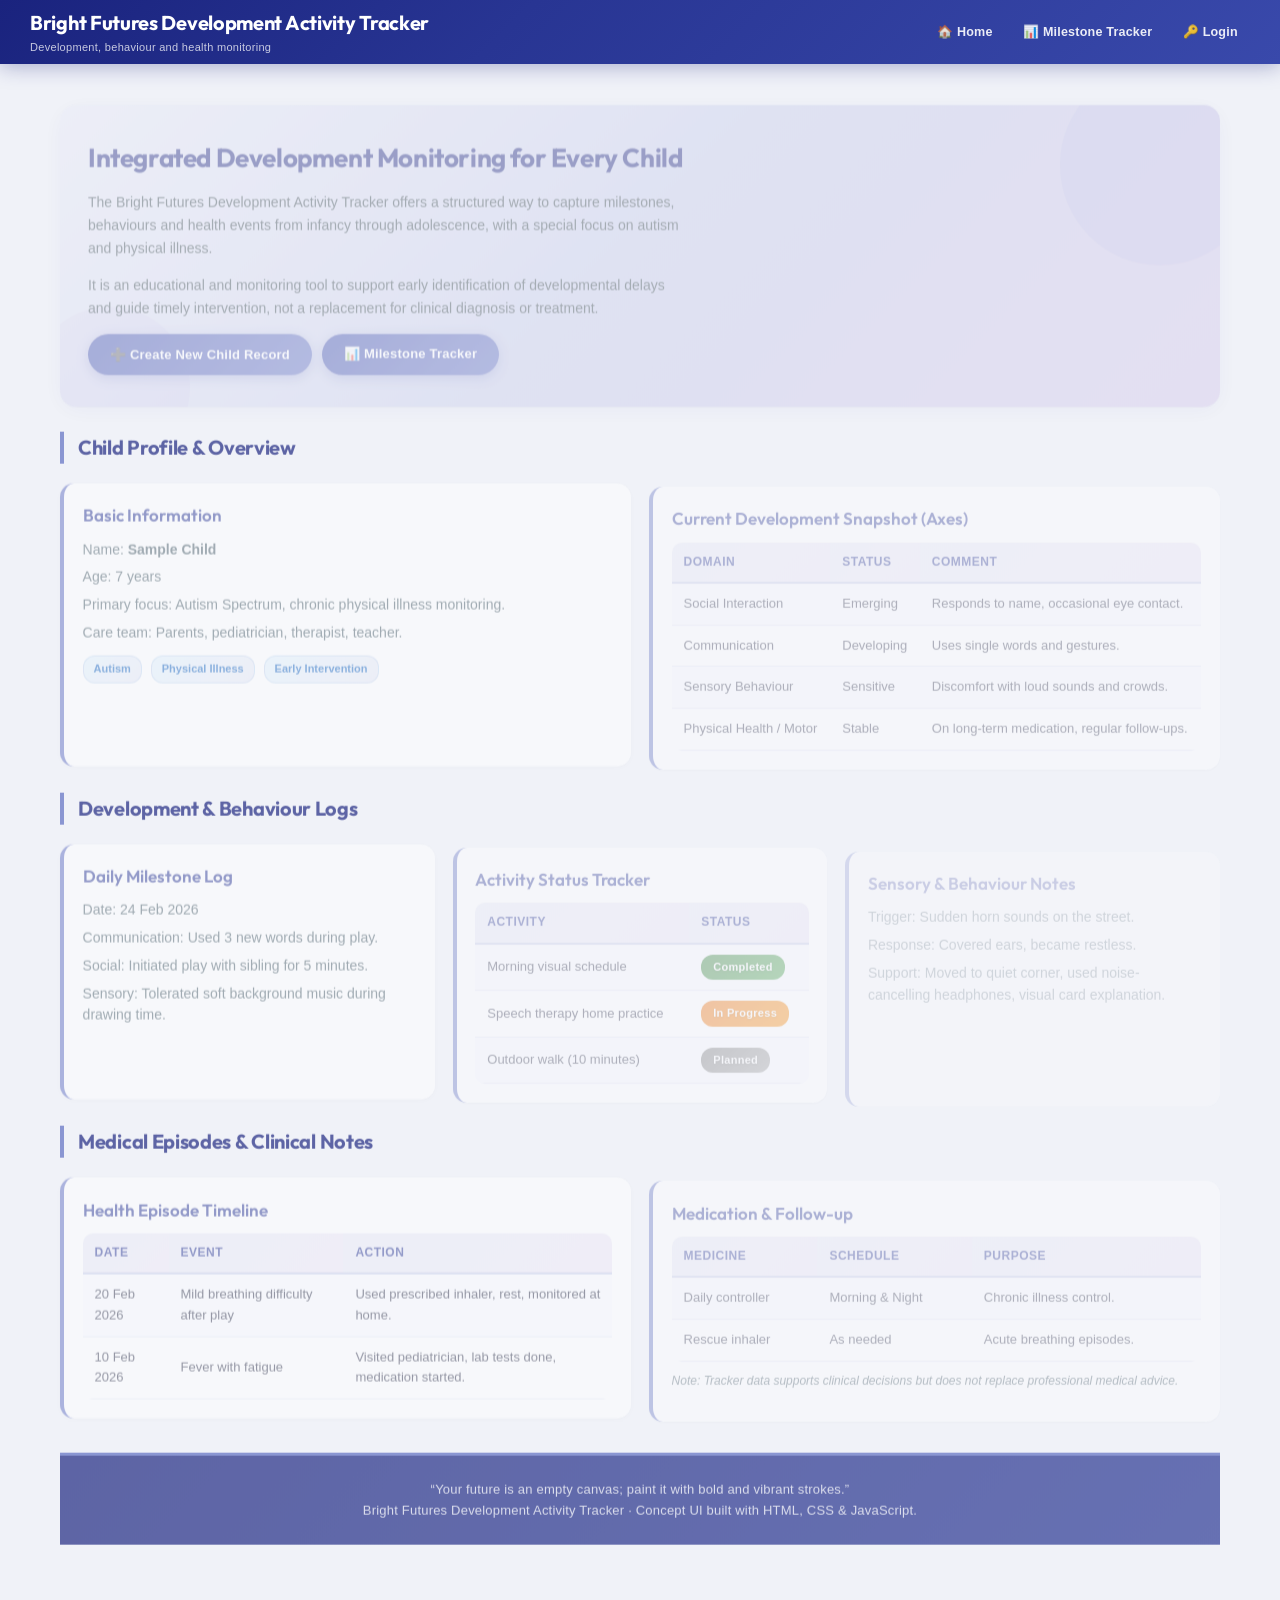
<file: index.html>
<!DOCTYPE html>
<html lang="en">

<head>
  <meta charset="UTF-8">
  <meta name="viewport" content="width=device-width, initial-scale=1.0">
  <meta http-equiv="refresh" content="0; url=home_page.html">
  <title>Bright Futures Development Activity Tracker</title>
</head>

<body>
  <p>Redirecting to <a href="home_page.html">Home Page</a>...</p>
</body>

</html>
</file>
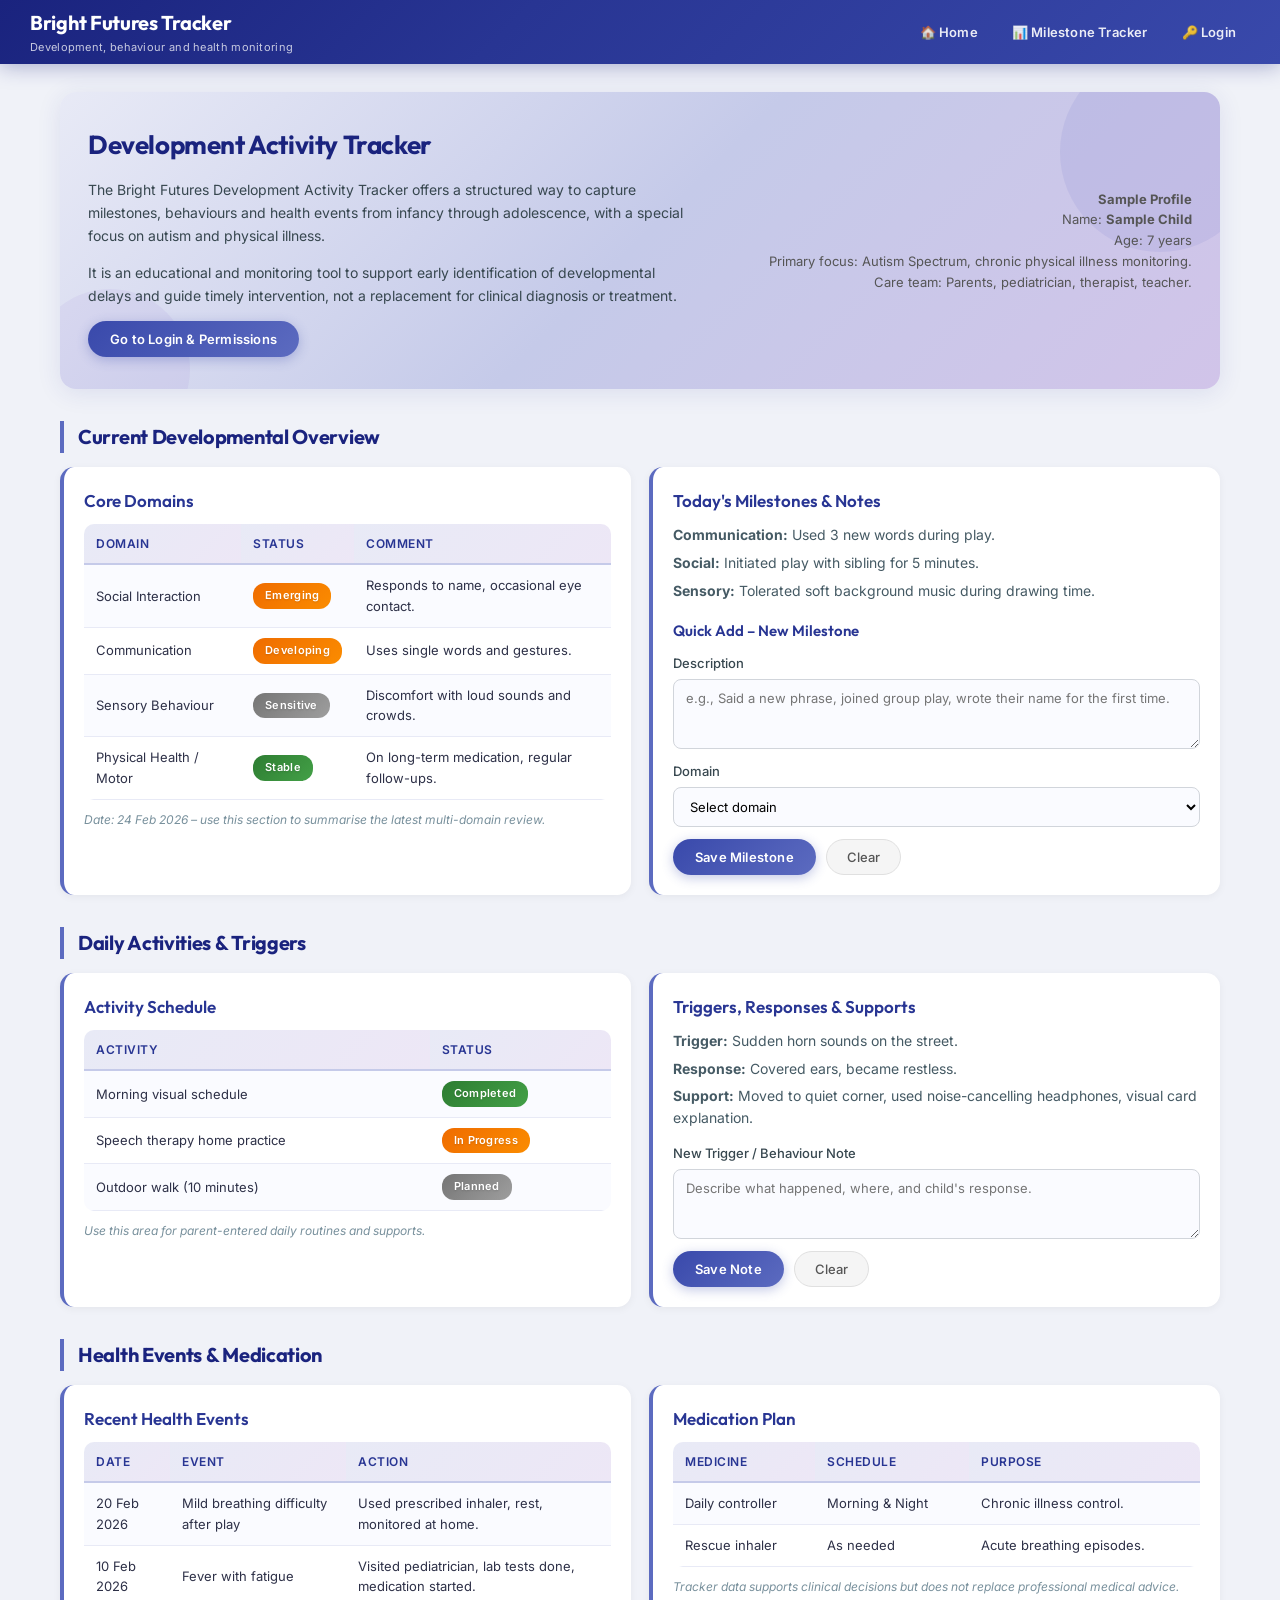
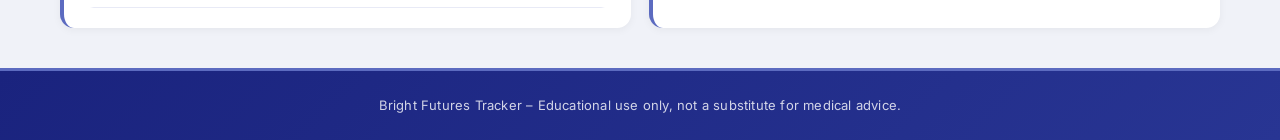
<file: dashboard.html>
<!DOCTYPE html>
<html lang="en">

<head>
    <meta charset="UTF-8">
    <meta name="viewport" content="width=device-width, initial-scale=1.0">
    <title>Milestone Tracker – Bright Futures Tracker</title>
    <link rel="preconnect" href="https://fonts.googleapis.com">
    <link rel="preconnect" href="https://fonts.gstatic.com" crossorigin>
    <link rel="stylesheet" href="style.css">
</head>

<body>
    <header>
        <div>
            <h1>Bright Futures Tracker</h1>
            <div class="subtitle">Development, behaviour and health monitoring</div>
        </div>
        <nav>
            <a href="home_page.html">🏠 Home</a>
            <a href="dashboard.html">📊 Milestone Tracker</a>
            <a href="login.html">🔑 Login</a>
        </nav>
    </header>

    <div class="container">

        <section class="hero">
            <div class="hero-text">
                <h2>Development Activity Tracker</h2>
                <p>
                    The Bright Futures Development Activity Tracker offers a structured way to capture milestones,
                    behaviours and health events from infancy through adolescence, with a special focus on autism
                    and physical illness.
                </p>
                <p>
                    It is an educational and monitoring tool to support early identification of developmental
                    delays and guide timely intervention, not a replacement for clinical diagnosis or treatment.
                </p>
                <button class="hero-button" onclick="window.location.href='login.html'">
                    Go to Login &amp; Permissions
                </button>
            </div>
            <aside class="hero-aside">
                <p><strong>Sample Profile</strong></p>
                <p>Name: <strong>Sample Child</strong></p>
                <p>Age: 7 years</p>
                <p>Primary focus: Autism Spectrum, chronic physical illness monitoring.</p>
                <p>Care team: Parents, pediatrician, therapist, teacher.</p>
            </aside>
        </section>

        <h3 class="section-title">Current Developmental Overview</h3>

        <div class="grid">
            <div class="card">
                <h4>Core Domains</h4>
                <div class="table-wrapper">
                    <table>
                        <tr>
                            <th>Domain</th>
                            <th>Status</th>
                            <th>Comment</th>
                        </tr>
                        <tr>
                            <td>Social Interaction</td>
                            <td><span class="status-pill in-progress">Emerging</span></td>
                            <td>Responds to name, occasional eye contact.</td>
                        </tr>
                        <tr>
                            <td>Communication</td>
                            <td><span class="status-pill in-progress">Developing</span></td>
                            <td>Uses single words and gestures.</td>
                        </tr>
                        <tr>
                            <td>Sensory Behaviour</td>
                            <td><span class="status-pill planned">Sensitive</span></td>
                            <td>Discomfort with loud sounds and crowds.</td>
                        </tr>
                        <tr>
                            <td>Physical Health / Motor</td>
                            <td><span class="status-pill completed">Stable</span></td>
                            <td>On long-term medication, regular follow-ups.</td>
                        </tr>
                    </table>
                </div>
                <div class="note">
                    Date: 24 Feb 2026 – use this section to summarise the latest multi-domain review.
                </div>
            </div>

            <div class="card">
                <h4>Today's Milestones &amp; Notes</h4>
                <p><strong>Communication:</strong> Used 3 new words during play.</p>
                <p><strong>Social:</strong> Initiated play with sibling for 5 minutes.</p>
                <p><strong>Sensory:</strong> Tolerated soft background music during drawing time.</p>
                <div class="form-section">
                    <h5 class="axis-title">Quick Add – New Milestone</h5>
                    <div class="form-row">
                        <label for="milestoneText">Description</label>
                        <textarea id="milestoneText" rows="3"
                            placeholder="e.g., Said a new phrase, joined group play, wrote their name for the first time."></textarea>
                    </div>
                    <div class="form-row">
                        <label for="milestoneDomain">Domain</label>
                        <select id="milestoneDomain">
                            <option value="">Select domain</option>
                            <option>Social Interaction</option>
                            <option>Communication</option>
                            <option>Sensory Behaviour</option>
                            <option>Physical Health / Motor</option>
                        </select>
                    </div>
                    <div class="form-actions">
                        <button class="hero-button" type="button" id="saveMilestoneBtn">Save Milestone</button>
                        <button class="cancel-btn" type="button" id="clearMilestoneBtn">Clear</button>
                    </div>
                    <p class="form-message" id="milestoneMessage"></p>
                </div>
            </div>
        </div>

        <h3 class="section-title">Daily Activities &amp; Triggers</h3>

        <div class="flex-two">
            <div class="card">
                <h4>Activity Schedule</h4>
                <div class="table-wrapper">
                    <table>
                        <tr>
                            <th>Activity</th>
                            <th>Status</th>
                        </tr>
                        <tr>
                            <td>Morning visual schedule</td>
                            <td><span class="status-pill completed">Completed</span></td>
                        </tr>
                        <tr>
                            <td>Speech therapy home practice</td>
                            <td><span class="status-pill in-progress">In Progress</span></td>
                        </tr>
                        <tr>
                            <td>Outdoor walk (10 minutes)</td>
                            <td><span class="status-pill planned">Planned</span></td>
                        </tr>
                    </table>
                </div>
                <div class="note">
                    Use this area for parent-entered daily routines and supports.
                </div>
            </div>

            <div class="card">
                <h4>Triggers, Responses &amp; Supports</h4>
                <p><strong>Trigger:</strong> Sudden horn sounds on the street.</p>
                <p><strong>Response:</strong> Covered ears, became restless.</p>
                <p><strong>Support:</strong> Moved to quiet corner, used noise-cancelling headphones, visual card
                    explanation.</p>
                <div class="form-section">
                    <div class="form-row">
                        <label for="triggerText">New Trigger / Behaviour Note</label>
                        <textarea id="triggerText" rows="3"
                            placeholder="Describe what happened, where, and child's response."></textarea>
                    </div>
                    <div class="form-actions">
                        <button class="hero-button" type="button" id="saveTriggerBtn">Save Note</button>
                        <button class="cancel-btn" type="button" id="clearTriggerBtn">Clear</button>
                    </div>
                    <p class="form-message" id="triggerMessage"></p>
                </div>
            </div>
        </div>

        <h3 class="section-title">Health Events &amp; Medication</h3>

        <div class="flex-two">
            <div class="card">
                <h4>Recent Health Events</h4>
                <div class="table-wrapper">
                    <table>
                        <tr>
                            <th>Date</th>
                            <th>Event</th>
                            <th>Action</th>
                        </tr>
                        <tr>
                            <td>20 Feb 2026</td>
                            <td>Mild breathing difficulty after play</td>
                            <td>Used prescribed inhaler, rest, monitored at home.</td>
                        </tr>
                        <tr>
                            <td>10 Feb 2026</td>
                            <td>Fever with fatigue</td>
                            <td>Visited pediatrician, lab tests done, medication started.</td>
                        </tr>
                    </table>
                </div>
            </div>

            <div class="card">
                <h4>Medication Plan</h4>
                <div class="table-wrapper">
                    <table>
                        <tr>
                            <th>Medicine</th>
                            <th>Schedule</th>
                            <th>Purpose</th>
                        </tr>
                        <tr>
                            <td>Daily controller</td>
                            <td>Morning &amp; Night</td>
                            <td>Chronic illness control.</td>
                        </tr>
                        <tr>
                            <td>Rescue inhaler</td>
                            <td>As needed</td>
                            <td>Acute breathing episodes.</td>
                        </tr>
                    </table>
                </div>
                <div class="note">
                    Tracker data supports clinical decisions but does not replace professional medical advice.
                </div>
            </div>
        </div>

    </div>

    <footer class="footer">
        Bright Futures Tracker &ndash; Educational use only, not a substitute for medical advice.
    </footer>

    <script>
        /* ------------------------------------------------------------------
           Milestone & Trigger forms — demo logic
           TODO: Replace with fetch() calls to a real backend API.
           ------------------------------------------------------------------ */

        document.getElementById('saveMilestoneBtn').addEventListener('click', () => {
            const text = document.getElementById('milestoneText').value.trim();
            const domain = document.getElementById('milestoneDomain').value;
            const msg = document.getElementById('milestoneMessage');

            if (!text || !domain) {
                msg.textContent = 'Please fill in both description and domain.';
                msg.style.color = '#c62828';
                return;
            }

            // TODO: fetch('/api/milestones', { method: 'POST', body: JSON.stringify({ text, domain }) })
            msg.style.color = '#2e7d32';
            msg.textContent = 'Milestone saved successfully (demo).';
            document.getElementById('milestoneText').value = '';
            document.getElementById('milestoneDomain').value = '';
        });

        document.getElementById('clearMilestoneBtn').addEventListener('click', () => {
            document.getElementById('milestoneText').value = '';
            document.getElementById('milestoneDomain').value = '';
            document.getElementById('milestoneMessage').textContent = '';
        });

        document.getElementById('saveTriggerBtn').addEventListener('click', () => {
            const text = document.getElementById('triggerText').value.trim();
            const msg = document.getElementById('triggerMessage');

            if (!text) {
                msg.textContent = 'Please describe the trigger or behaviour note.';
                msg.style.color = '#c62828';
                return;
            }

            // TODO: fetch('/api/triggers', { method: 'POST', body: JSON.stringify({ text }) })
            msg.style.color = '#2e7d32';
            msg.textContent = 'Trigger note saved successfully (demo).';
            document.getElementById('triggerText').value = '';
        });

        document.getElementById('clearTriggerBtn').addEventListener('click', () => {
            document.getElementById('triggerText').value = '';
            document.getElementById('triggerMessage').textContent = '';
        });
    </script>

</body>

</html>
</file>
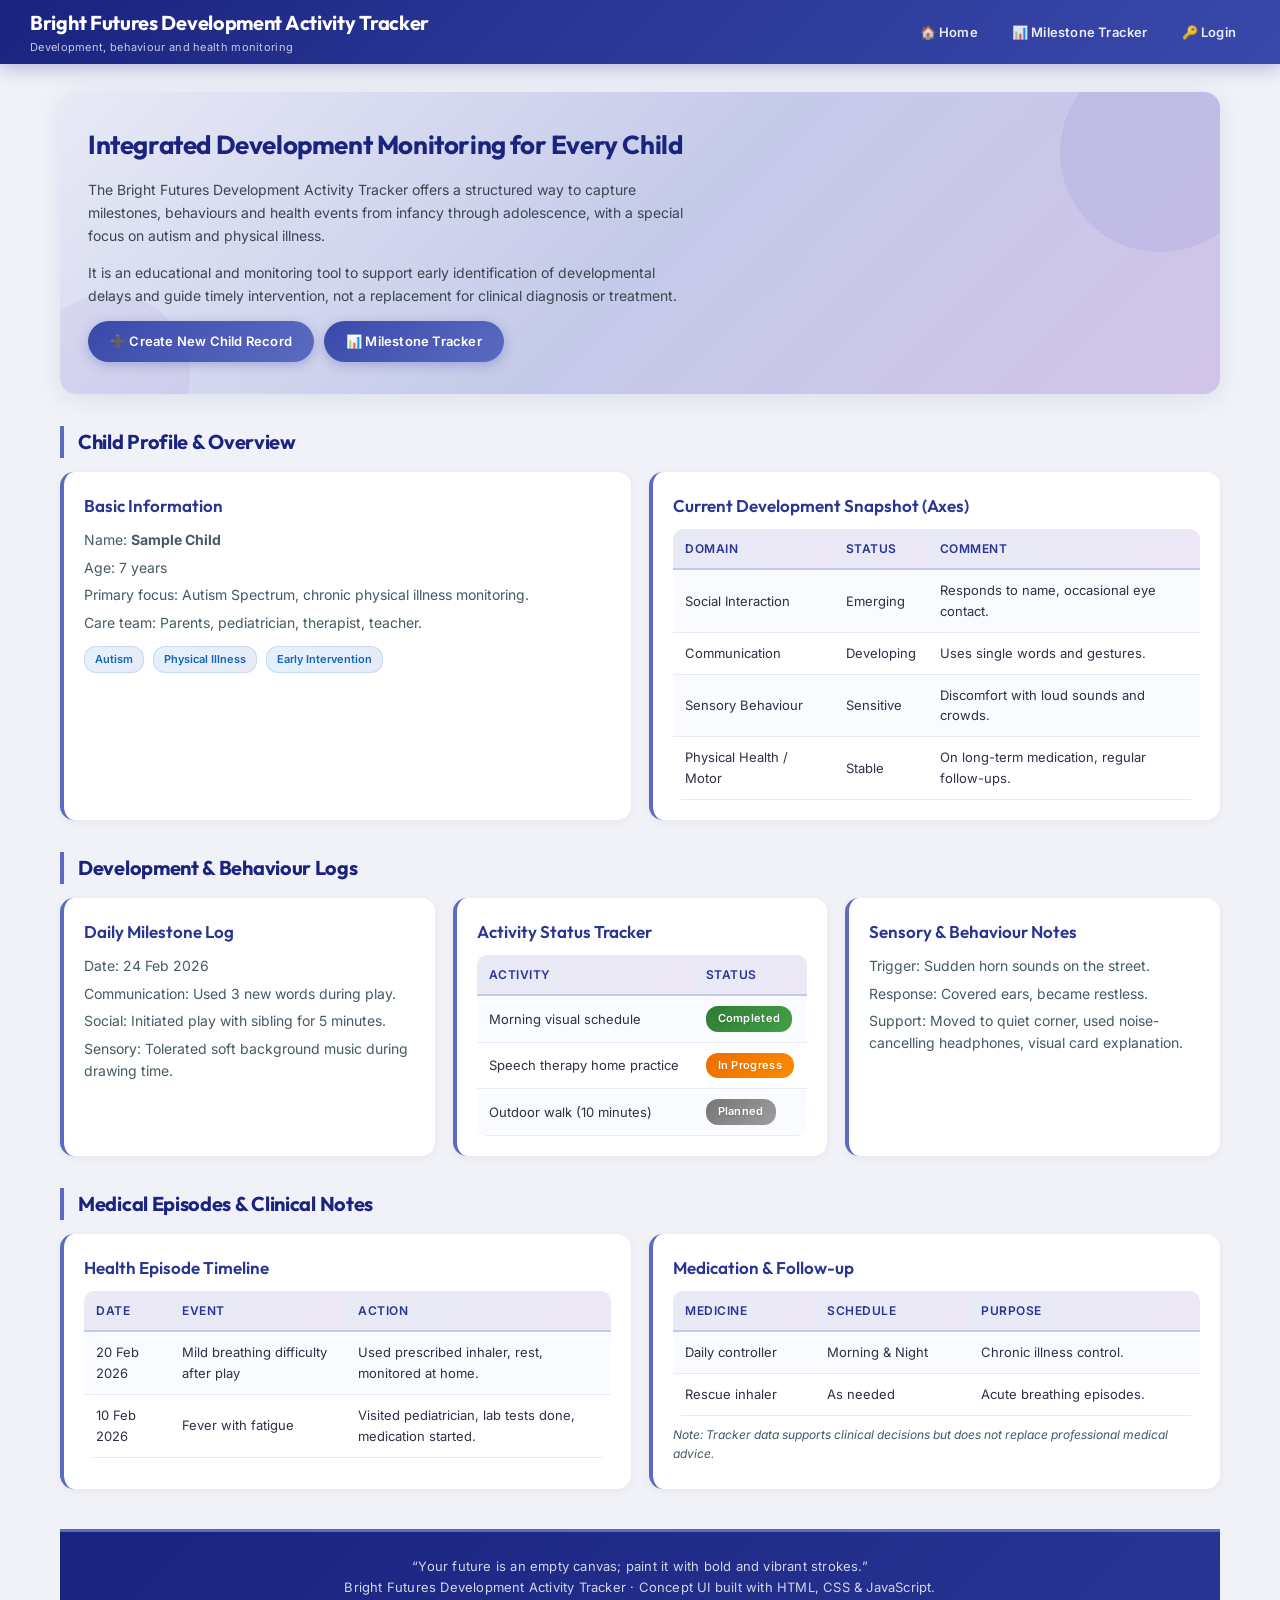
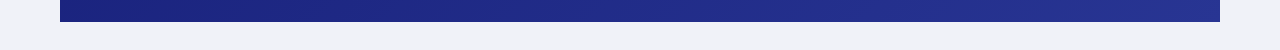
<file: home_page.html>
<!DOCTYPE html>
<html lang="en">

<head>
  <meta charset="UTF-8">
  <meta name="viewport" content="width=device-width, initial-scale=1.0">
  <title>Home – Bright Futures Development Activity Tracker</title>
  <link rel="preconnect" href="https://fonts.googleapis.com">
  <link rel="preconnect" href="https://fonts.gstatic.com" crossorigin>
  <link rel="stylesheet" href="style.css">
</head>

<body>

  <header>
    <div>
      <h1>Bright Futures Development Activity Tracker</h1>
      <div class="subtitle">Development, behaviour and health monitoring</div>
    </div>
    <nav>
      <a href="home_page.html">🏠 Home</a>
      <a href="dashboard.html">📊 Milestone Tracker</a>
      <a href="login.html">🔑 Login</a>
    </nav>
  </header>

  <div class="container">

    <!-- HERO / INTRO -->
    <section class="hero" id="abstract">
      <div class="hero-text">
        <h2>Integrated Development Monitoring for Every Child</h2>
        <p>
          The Bright Futures Development Activity Tracker offers a structured way to capture milestones,
          behaviours and health events from infancy through adolescence, with a special focus on autism and physical
          illness.
        </p>
        <p>
          It is an educational and monitoring tool to support early identification of developmental delays and
          guide timely intervention, not a replacement for clinical diagnosis or treatment.
        </p>
        <div class="hero-actions">
          <button class="hero-button" id="new-child-btn">➕ Create New Child Record</button>
          <a href="dashboard.html" class="hero-button"
            style="text-decoration:none; display:inline-block; text-align:center;">📊 Milestone Tracker</a>
        </div>
      </div>
      <div class="hero-aside"></div>
    </section>

    <!-- NEW CHILD RECORD FORM -->
    <section class="form-section" id="new-child-form" style="display:none;">
      <h3 class="section-title">New Child Record</h3>
      <div class="card">
        <form id="child-form">
          <div class="form-row">
            <label for="child-name">Child Name</label>
            <input type="text" id="child-name" name="child-name" placeholder="Enter child name" required>
          </div>

          <div class="form-row">
            <label for="child-age">Age (years)</label>
            <input type="number" id="child-age" name="child-age" min="0" max="18" placeholder="7">
          </div>

          <div class="form-row">
            <label for="diagnosis">Diagnosis / Focus</label>
            <input type="text" id="diagnosis" name="diagnosis" placeholder="Autism, chronic respiratory illness">
          </div>

          <div class="form-row">
            <label for="care-team">Care Team</label>
            <input type="text" id="care-team" name="care-team" placeholder="Parents, pediatrician, therapist, teacher">
          </div>

          <!-- AXES OF DEVELOPMENT -->
          <h4 class="axis-title">Development Axes (Status at Intake)</h4>

          <div class="axis-grid">
            <div class="axis-card">
              <h5>Social Interaction</h5>
              <label for="axis-social">Level</label>
              <select id="axis-social" name="axis-social">
                <option value="Not observed">Not observed</option>
                <option value="Emerging">Emerging</option>
                <option value="Developing">Developing</option>
                <option value="Age-expected">Age-expected</option>
              </select>
              <label for="axis-social-notes">Notes</label>
              <textarea id="axis-social-notes" name="axis-social-notes" rows="2"
                placeholder="Responds to name, shares interests, plays with others..."></textarea>
            </div>

            <div class="axis-card">
              <h5>Communication</h5>
              <label for="axis-communication">Level</label>
              <select id="axis-communication" name="axis-communication">
                <option value="Not observed">Not observed</option>
                <option value="Emerging">Emerging</option>
                <option value="Developing">Developing</option>
                <option value="Age-expected">Age-expected</option>
              </select>
              <label for="axis-communication-notes">Notes</label>
              <textarea id="axis-communication-notes" name="axis-communication-notes" rows="2"
                placeholder="Gestures, single words, short phrases, following instructions..."></textarea>
            </div>

            <div class="axis-card">
              <h5>Sensory Behaviour</h5>
              <label for="axis-sensory">Level</label>
              <select id="axis-sensory" name="axis-sensory">
                <option value="Not observed">Not observed</option>
                <option value="Under-reactive">Under-reactive</option>
                <option value="Mixed">Mixed</option>
                <option value="Over-reactive">Over-reactive</option>
              </select>
              <label for="axis-sensory-notes">Notes</label>
              <textarea id="axis-sensory-notes" name="axis-sensory-notes" rows="2"
                placeholder="Sensitivity to sound, touch, light, movement, textures..."></textarea>
            </div>

            <div class="axis-card">
              <h5>Physical Health / Motor</h5>
              <label for="axis-physical">Level</label>
              <select id="axis-physical" name="axis-physical">
                <option value="Stable">Stable</option>
                <option value="Mild concern">Mild concern</option>
                <option value="Moderate concern">Moderate concern</option>
                <option value="High concern">High concern</option>
              </select>
              <label for="axis-physical-notes">Notes</label>
              <textarea id="axis-physical-notes" name="axis-physical-notes" rows="2"
                placeholder="Motor delays, endurance, chronic illness, therapy needs..."></textarea>
            </div>
          </div>

          <div class="form-row">
            <label for="notes">Initial Summary / Key Concerns</label>
            <textarea id="notes" name="notes" rows="3"
              placeholder="Short summary from parent/clinician at the time of creating this record."></textarea>
          </div>

          <div class="form-actions">
            <button type="submit" class="hero-button">Save Record</button>
            <button type="button" class="cancel-btn" id="cancel-form">Cancel</button>
          </div>
        </form>
        <p id="form-message" class="form-message"></p>
      </div>
    </section>

    <!-- CHILD PROFILE -->
    <h3 class="section-title" id="profile">Child Profile &amp; Overview</h3>
    <div class="flex-two">
      <div class="card" id="profile-basic">
        <h4>Basic Information</h4>
        <p>Name: <strong id="display-name">Sample Child</strong></p>
        <p>Age: <span id="display-age">7 years</span></p>
        <p>Primary focus: <span id="display-diagnosis">Autism Spectrum, chronic physical illness monitoring.</span></p>
        <p>Care team: <span id="display-care-team">Parents, pediatrician, therapist, teacher.</span></p>
        <span class="tag">Autism</span>
        <span class="tag">Physical Illness</span>
        <span class="tag">Early Intervention</span>
      </div>
      <div class="card" id="profile-axes">
        <h4>Current Development Snapshot (Axes)</h4>
        <div class="table-wrapper">
          <table>
            <tr>
              <th>Domain</th>
              <th>Status</th>
              <th>Comment</th>
            </tr>
            <tr>
              <td>Social Interaction</td>
              <td id="display-social-level">Emerging</td>
              <td id="display-social-notes">Responds to name, occasional eye contact.</td>
            </tr>
            <tr>
              <td>Communication</td>
              <td id="display-communication-level">Developing</td>
              <td id="display-communication-notes">Uses single words and gestures.</td>
            </tr>
            <tr>
              <td>Sensory Behaviour</td>
              <td id="display-sensory-level">Sensitive</td>
              <td id="display-sensory-notes">Discomfort with loud sounds and crowds.</td>
            </tr>
            <tr>
              <td>Physical Health / Motor</td>
              <td id="display-physical-level">Stable</td>
              <td id="display-physical-notes">On long-term medication, regular follow-ups.</td>
            </tr>
          </table>
        </div>
      </div>
    </div>

    <!-- DEVELOPMENT LOGS -->
    <h3 class="section-title" id="development">Development &amp; Behaviour Logs</h3>
    <div class="grid">
      <div class="card">
        <h4>Daily Milestone Log</h4>
        <p>Date: 24 Feb 2026</p>
        <p>Communication: Used 3 new words during play.</p>
        <p>Social: Initiated play with sibling for 5 minutes.</p>
        <p>Sensory: Tolerated soft background music during drawing time.</p>
      </div>
      <div class="card">
        <h4>Activity Status Tracker</h4>
        <div class="table-wrapper">
          <table>
            <tr>
              <th>Activity</th>
              <th>Status</th>
            </tr>
            <tr>
              <td>Morning visual schedule</td>
              <td><span class="status-pill completed">Completed</span></td>
            </tr>
            <tr>
              <td>Speech therapy home practice</td>
              <td><span class="status-pill in-progress">In Progress</span></td>
            </tr>
            <tr>
              <td>Outdoor walk (10 minutes)</td>
              <td><span class="status-pill planned">Planned</span></td>
            </tr>
          </table>
        </div>
      </div>
      <div class="card">
        <h4>Sensory &amp; Behaviour Notes</h4>
        <p>Trigger: Sudden horn sounds on the street.</p>
        <p>Response: Covered ears, became restless.</p>
        <p>Support: Moved to quiet corner, used noise-cancelling headphones, visual card explanation.</p>
      </div>
    </div>

    <!-- MEDICAL & EPISODES -->
    <h3 class="section-title" id="medical">Medical Episodes &amp; Clinical Notes</h3>
    <div class="flex-two">
      <div class="card">
        <h4>Health Episode Timeline</h4>
        <div class="table-wrapper">
          <table>
            <tr>
              <th>Date</th>
              <th>Event</th>
              <th>Action</th>
            </tr>
            <tr>
              <td>20 Feb 2026</td>
              <td>Mild breathing difficulty after play</td>
              <td>Used prescribed inhaler, rest, monitored at home.</td>
            </tr>
            <tr>
              <td>10 Feb 2026</td>
              <td>Fever with fatigue</td>
              <td>Visited pediatrician, lab tests done, medication started.</td>
            </tr>
          </table>
        </div>
      </div>
      <div class="card">
        <h4>Medication &amp; Follow-up</h4>
        <div class="table-wrapper">
          <table>
            <tr>
              <th>Medicine</th>
              <th>Schedule</th>
              <th>Purpose</th>
            </tr>
            <tr>
              <td>Daily controller</td>
              <td>Morning &amp; Night</td>
              <td>Chronic illness control.</td>
            </tr>
            <tr>
              <td>Rescue inhaler</td>
              <td>As needed</td>
              <td>Acute breathing episodes.</td>
            </tr>
          </table>
        </div>
        <p class="note">
          Note: Tracker data supports clinical decisions but does not replace professional medical advice.
        </p>
      </div>
    </div>

    <!-- FOOTER -->
    <footer class="footer">
      &ldquo;Your future is an empty canvas; paint it with bold and vibrant strokes.&rdquo;<br>
      Bright Futures Development Activity Tracker &middot; Concept UI built with HTML, CSS &amp; JavaScript.
    </footer>

  </div>

  <script>
    /* ------------------------------------------------------------------
       Child Record Form — Client-side demo logic
       In production, replace with fetch() calls to a real API.
       ------------------------------------------------------------------ */

    const newChildBtn = document.getElementById('new-child-btn');
    const formSection = document.getElementById('new-child-form');
    const childForm = document.getElementById('child-form');
    const cancelFormBtn = document.getElementById('cancel-form');
    const formMessage = document.getElementById('form-message');

    // Display elements
    const displayName = document.getElementById('display-name');
    const displayAge = document.getElementById('display-age');
    const displayDiagnosis = document.getElementById('display-diagnosis');
    const displayCareTeam = document.getElementById('display-care-team');

    const displaySocialLevel = document.getElementById('display-social-level');
    const displaySocialNotes = document.getElementById('display-social-notes');
    const displayCommunicationLevel = document.getElementById('display-communication-level');
    const displayCommunicationNotes = document.getElementById('display-communication-notes');
    const displaySensoryLevel = document.getElementById('display-sensory-level');
    const displaySensoryNotes = document.getElementById('display-sensory-notes');
    const displayPhysicalLevel = document.getElementById('display-physical-level');
    const displayPhysicalNotes = document.getElementById('display-physical-notes');

    // Show form
    newChildBtn.addEventListener('click', () => {
      formSection.style.display = 'block';
      formMessage.textContent = '';
      childForm.reset();
      formSection.scrollIntoView({ behavior: 'smooth' });
    });

    // Hide form on cancel
    cancelFormBtn.addEventListener('click', () => {
      formSection.style.display = 'none';
    });

    // Handle form submit — update profile section (demo)
    childForm.addEventListener('submit', (e) => {
      e.preventDefault();

      const data = {
        name: document.getElementById('child-name').value.trim(),
        age: document.getElementById('child-age').value.trim(),
        diagnosis: document.getElementById('diagnosis').value.trim(),
        careTeam: document.getElementById('care-team').value.trim(),
        social: { level: document.getElementById('axis-social').value, notes: document.getElementById('axis-social-notes').value.trim() },
        communication: { level: document.getElementById('axis-communication').value, notes: document.getElementById('axis-communication-notes').value.trim() },
        sensory: { level: document.getElementById('axis-sensory').value, notes: document.getElementById('axis-sensory-notes').value.trim() },
        physical: { level: document.getElementById('axis-physical').value, notes: document.getElementById('axis-physical-notes').value.trim() }
      };

      // TODO: Replace with API call — e.g. fetch('/api/children', { method: 'POST', body: JSON.stringify(data) })

      // Update display (client-side demo)
      displayName.textContent = data.name || 'Sample Child';
      displayAge.textContent = data.age ? data.age + ' years' : '7 years';
      displayDiagnosis.textContent = data.diagnosis || 'Autism Spectrum, chronic physical illness monitoring.';
      displayCareTeam.textContent = data.careTeam || 'Parents, pediatrician, therapist, teacher.';

      displaySocialLevel.textContent = data.social.level || 'Emerging';
      displaySocialNotes.textContent = data.social.notes || 'Responds to name, occasional eye contact.';
      displayCommunicationLevel.textContent = data.communication.level || 'Developing';
      displayCommunicationNotes.textContent = data.communication.notes || 'Uses single words and gestures.';
      displaySensoryLevel.textContent = data.sensory.level || 'Sensitive';
      displaySensoryNotes.textContent = data.sensory.notes || 'Discomfort with loud sounds and crowds.';
      displayPhysicalLevel.textContent = data.physical.level || 'Stable';
      displayPhysicalNotes.textContent = data.physical.notes || 'On long-term medication, regular follow-ups.';

      formMessage.textContent = `Record for "${displayName.textContent}" saved successfully (demo).`;
      document.getElementById('profile').scrollIntoView({ behavior: 'smooth' });

      setTimeout(() => { formSection.style.display = 'none'; }, 2000);
    });
  </script>

</body>

</html>
</file>
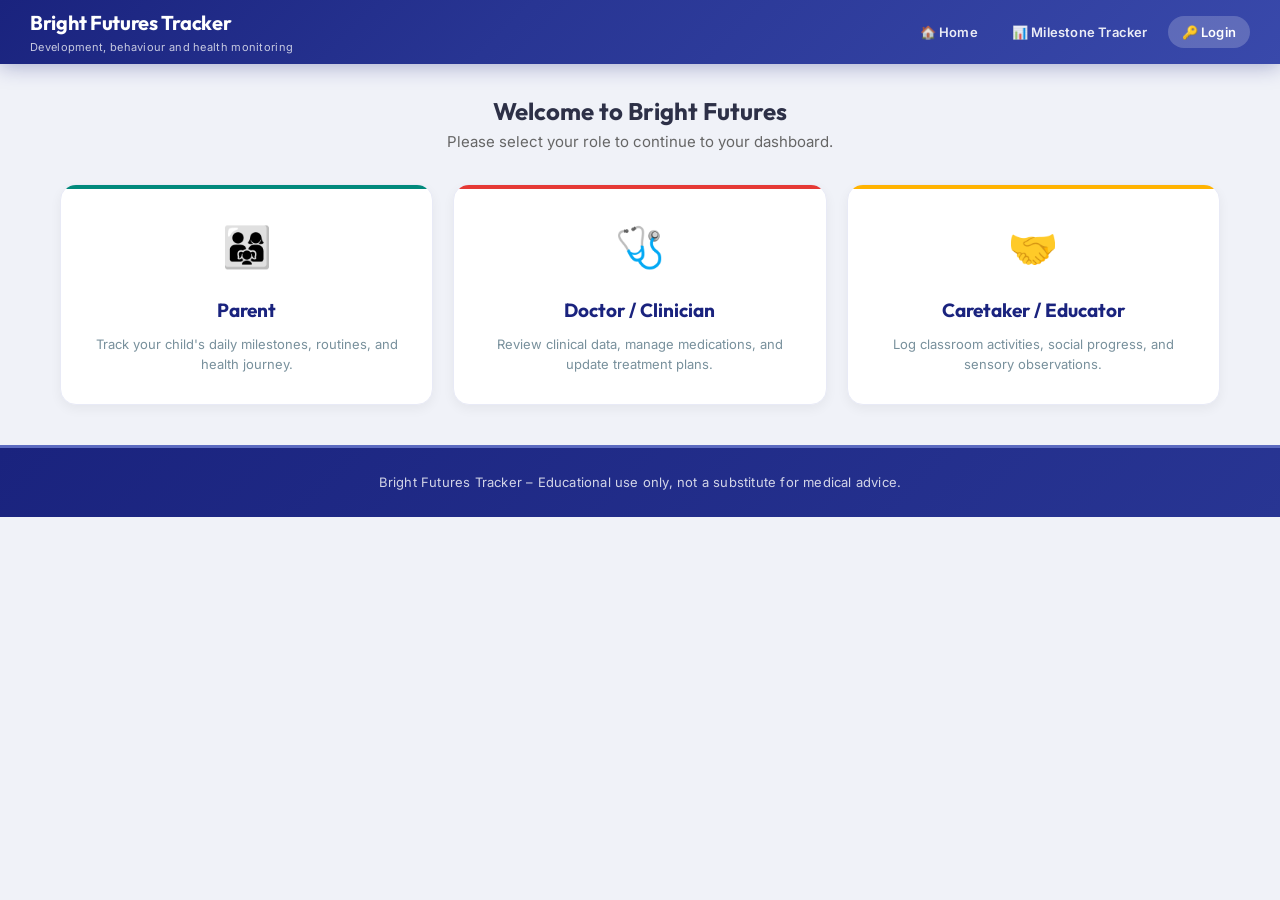
<file: login.html>
<!DOCTYPE html>
<html lang="en">

<head>
  <meta charset="UTF-8">
  <meta name="viewport" content="width=device-width, initial-scale=1.0">
  <title>Login Hub – Bright Futures Tracker</title>
  <link rel="preconnect" href="https://fonts.googleapis.com">
  <link rel="preconnect" href="https://fonts.gstatic.com" crossorigin>
  <link rel="stylesheet" href="style.css">
  <link rel="stylesheet" href="login.css">
</head>

<body>

  <header>
    <div>
      <h1>Bright Futures Tracker</h1>
      <div class="subtitle">Development, behaviour and health monitoring</div>
    </div>
    <nav>
      <a href="home_page.html">🏠 Home</a>
      <a href="dashboard.html">📊 Milestone Tracker</a>
      <a href="login.html" class="active">🔑 Login</a>
    </nav>
  </header>

  <div class="container">
    <div style="text-align: center; margin-bottom: 30px;">
      <h2 class="section-title" style="display:inline-block; border:none; padding:0;">Welcome to Bright Futures</h2>
      <p style="color: #666; font-size: 15px;">Please select your role to continue to your dashboard.</p>
    </div>

    <div class="role-grid">
      <!-- Parent Card -->
      <a href="login_parent.html" class="role-card role-card--parent">
        <span class="role-icon">👨‍👩‍👧</span>
        <h3 class="role-title">Parent</h3>
        <p class="role-desc">Track your child's daily milestones, routines, and health journey.</p>
      </a>

      <!-- Doctor Card -->
      <a href="login_doctor.html" class="role-card role-card--doctor">
        <span class="role-icon">🩺</span>
        <h3 class="role-title">Doctor / Clinician</h3>
        <p class="role-desc">Review clinical data, manage medications, and update treatment plans.</p>
      </a>

      <!-- Caretaker Card -->
      <a href="login_caretaker.html" class="role-card role-card--caretaker">
        <span class="role-icon">🤝</span>
        <h3 class="role-title">Caretaker / Educator</h3>
        <p class="role-desc">Log classroom activities, social progress, and sensory observations.</p>
      </a>
    </div>
  </div>

  <footer class="footer">
    Bright Futures Tracker &ndash; Educational use only, not a substitute for medical advice.
  </footer>

</body>

</html>
</file>
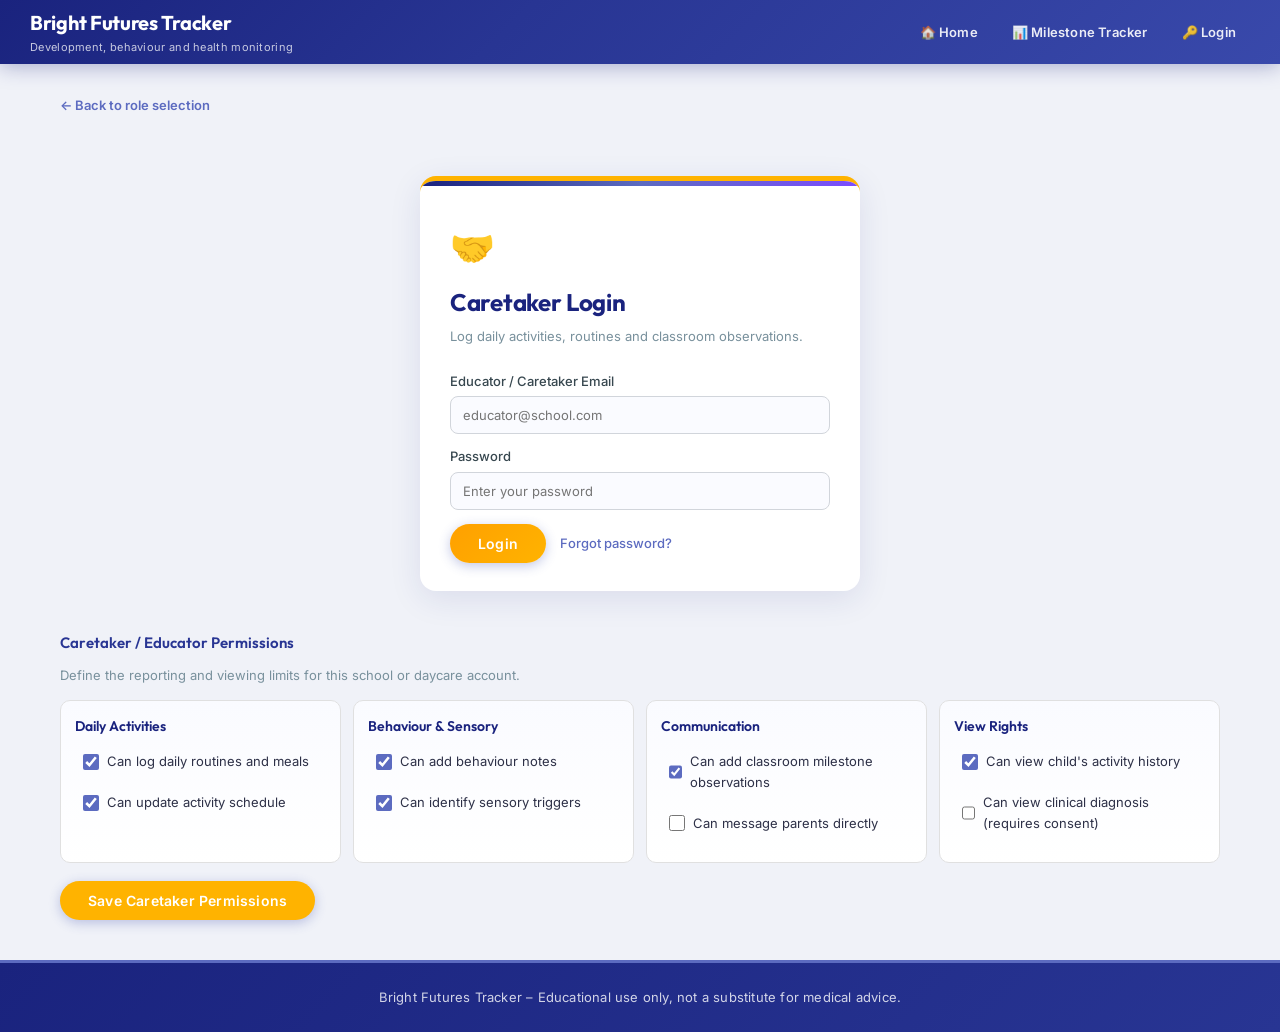
<file: login_caretaker.html>
<!DOCTYPE html>
<html lang="en">

<head>
    <meta charset="UTF-8">
    <meta name="viewport" content="width=device-width, initial-scale=1.0">
    <title>Caretaker Login – Bright Futures Tracker</title>
    <link rel="preconnect" href="https://fonts.googleapis.com">
    <link rel="preconnect" href="https://fonts.gstatic.com" crossorigin>
    <link rel="stylesheet" href="style.css">
    <link rel="stylesheet" href="login.css">
</head>

<body>

    <header>
        <div>
            <h1>Bright Futures Tracker</h1>
            <div class="subtitle">Development, behaviour and health monitoring</div>
        </div>
        <nav>
            <a href="home_page.html">🏠 Home</a>
            <a href="dashboard.html">📊 Milestone Tracker</a>
            <a href="login.html">🔑 Login</a>
        </nav>
    </header>

    <div class="container">
        <a href="login.html" class="back-link">← Back to role selection</a>
        <div class="login-wrapper" style="border-top: 5px solid #ffb300;">
            <div class="login-inner">
                <span class="login-icon">🤝</span>
                <h2 class="login-title">Caretaker Login</h2>
                <p class="login-subtitle">Log daily activities, routines and classroom observations.</p>

                <form class="form-section" id="loginForm">
                    <div class="form-row">
                        <label for="email">Educator / Caretaker Email</label>
                        <input type="email" id="email" required placeholder="educator@school.com">
                    </div>

                    <div class="form-row">
                        <label for="password">Password</label>
                        <input type="password" id="password" required placeholder="Enter your password">
                    </div>

                    <div class="login-actions">
                        <button type="submit" class="login-btn"
                            style="background: linear-gradient(135deg, #ffa000, #ffb300);">Login</button>
                        <a href="#" class="login-link">Forgot password?</a>
                    </div>

                    <div id="loginMessage" class="login-error" style="display:none;"></div>
                </form>
            </div>
        </div>

        <!-- Caretaker Permissions Axis -->
        <section class="axis-section">
            <h3 class="axis-title">Caretaker / Educator Permissions</h3>
            <p class="axis-note">
                Define the reporting and viewing limits for this school or daycare account.
            </p>

            <div class="axis-grid">
                <div class="axis-card">
                    <h5>Daily Activities</h5>
                    <label class="axis-option">
                        <input type="checkbox" checked>
                        Can log daily routines and meals
                    </label>
                    <label class="axis-option">
                        <input type="checkbox" checked>
                        Can update activity schedule
                    </label>
                </div>

                <div class="axis-card">
                    <h5>Behaviour &amp; Sensory</h5>
                    <label class="axis-option">
                        <input type="checkbox" checked>
                        Can add behaviour notes
                    </label>
                    <label class="axis-option">
                        <input type="checkbox" checked>
                        Can identify sensory triggers
                    </label>
                </div>

                <div class="axis-card">
                    <h5>Communication</h5>
                    <label class="axis-option">
                        <input type="checkbox" checked>
                        Can add classroom milestone observations
                    </label>
                    <label class="axis-option">
                        <input type="checkbox">
                        Can message parents directly
                    </label>
                </div>

                <div class="axis-card">
                    <h5>View Rights</h5>
                    <label class="axis-option">
                        <input type="checkbox" checked>
                        Can view child's activity history
                    </label>
                    <label class="axis-option">
                        <input type="checkbox">
                        Can view clinical diagnosis (requires consent)
                    </label>
                </div>
            </div>

            <div class="axis-footer">
                <button class="login-btn" type="button" id="savePermissionsBtn" style="background: #ffb300;">
                    Save Caretaker Permissions
                </button>
            </div>
        </section>
    </div>

    <footer class="footer">
        Bright Futures Tracker &ndash; Educational use only, not a substitute for medical advice.
    </footer>

    <script>
        const loginForm = document.getElementById('loginForm');
        const loginMessage = document.getElementById('loginMessage');

        loginForm.addEventListener('submit', function (e) {
            e.preventDefault();
            window.location.href = 'home_page.html';
        });

        document.getElementById('savePermissionsBtn').addEventListener('click', () => {
            const btn = document.getElementById('savePermissionsBtn');
            btn.textContent = 'Permissions Saved ✓';
            btn.disabled = true;
            setTimeout(() => {
                btn.textContent = 'Save Caretaker Permissions';
                btn.disabled = false;
            }, 2000);
        });
    </script>

</body>

</html>
</file>
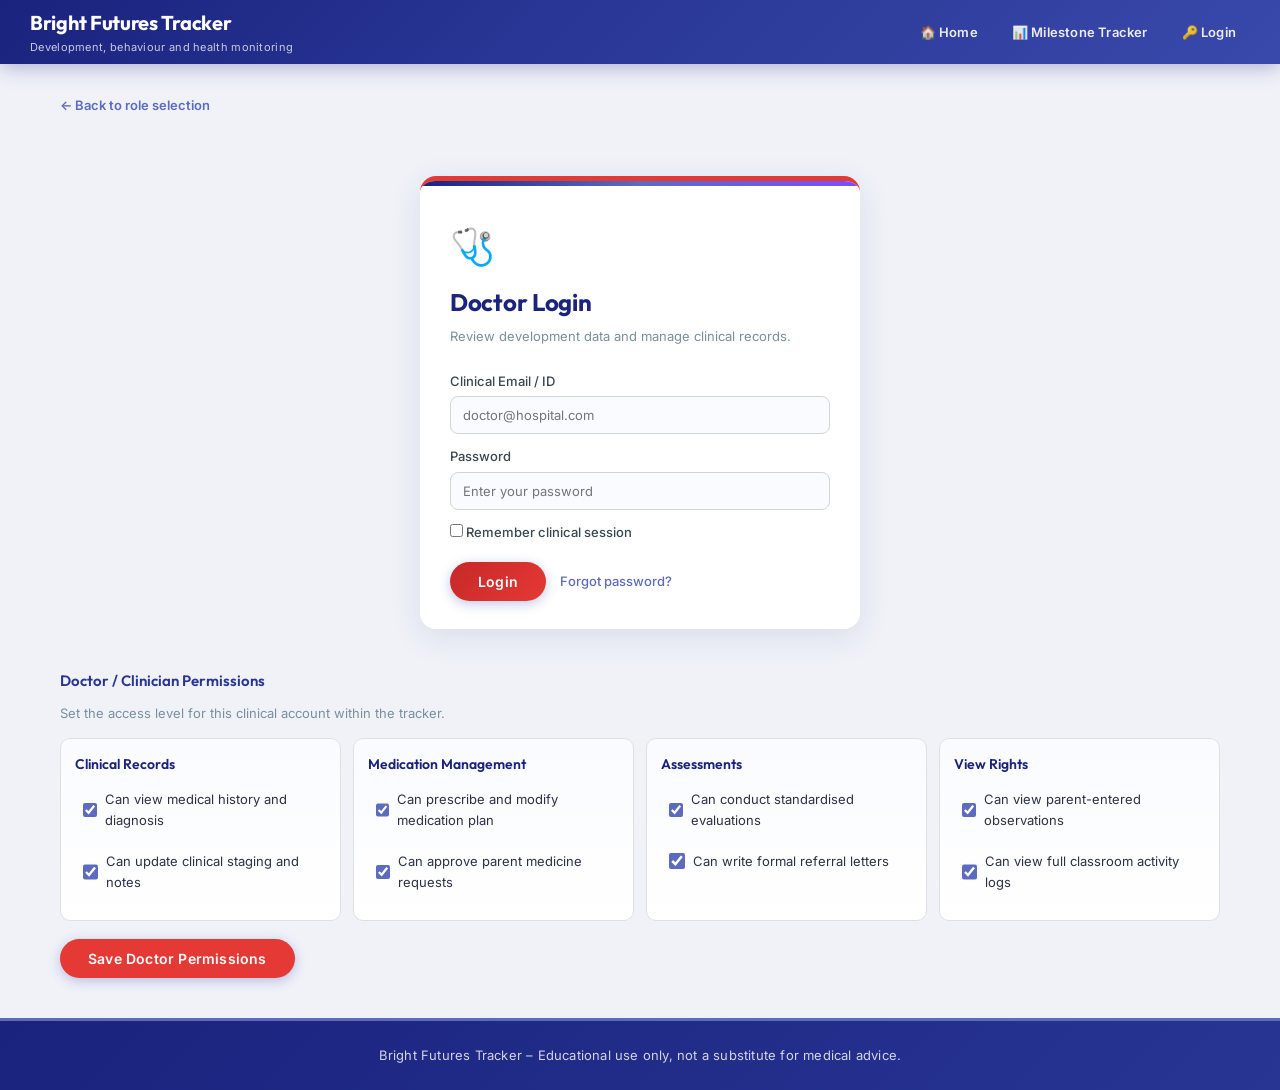
<file: login_doctor.html>
<!DOCTYPE html>
<html lang="en">

<head>
    <meta charset="UTF-8">
    <meta name="viewport" content="width=device-width, initial-scale=1.0">
    <title>Doctor Login – Bright Futures Tracker</title>
    <link rel="preconnect" href="https://fonts.googleapis.com">
    <link rel="preconnect" href="https://fonts.gstatic.com" crossorigin>
    <link rel="stylesheet" href="style.css">
    <link rel="stylesheet" href="login.css">
</head>

<body>

    <header>
        <div>
            <h1>Bright Futures Tracker</h1>
            <div class="subtitle">Development, behaviour and health monitoring</div>
        </div>
        <nav>
            <a href="home_page.html">🏠 Home</a>
            <a href="dashboard.html">📊 Milestone Tracker</a>
            <a href="login.html">🔑 Login</a>
        </nav>
    </header>

    <div class="container">
        <a href="login.html" class="back-link">← Back to role selection</a>
        <div class="login-wrapper" style="border-top: 5px solid #e53935;">
            <div class="login-inner">
                <span class="login-icon">🩺</span>
                <h2 class="login-title">Doctor Login</h2>
                <p class="login-subtitle">Review development data and manage clinical records.</p>

                <form class="form-section" id="loginForm">
                    <div class="form-row">
                        <label for="email">Clinical Email / ID</label>
                        <input type="email" id="email" required placeholder="doctor@hospital.com">
                    </div>

                    <div class="form-row">
                        <label for="password">Password</label>
                        <input type="password" id="password" required placeholder="Enter your password">
                    </div>

                    <div class="form-row">
                        <label>
                            <input type="checkbox" id="remember"> Remember clinical session
                        </label>
                    </div>

                    <div class="login-actions">
                        <button type="submit" class="login-btn"
                            style="background: linear-gradient(135deg, #c62828, #e53935);">Login</button>
                        <a href="#" class="login-link">Forgot password?</a>
                    </div>

                    <div id="loginMessage" class="login-error" style="display:none;"></div>
                </form>
            </div>
        </div>

        <!-- Doctor Permissions Axis -->
        <section class="axis-section">
            <h3 class="axis-title">Doctor / Clinician Permissions</h3>
            <p class="axis-note">
                Set the access level for this clinical account within the tracker.
            </p>

            <div class="axis-grid">
                <div class="axis-card">
                    <h5>Clinical Records</h5>
                    <label class="axis-option">
                        <input type="checkbox" checked>
                        Can view medical history and diagnosis
                    </label>
                    <label class="axis-option">
                        <input type="checkbox" checked>
                        Can update clinical staging and notes
                    </label>
                </div>

                <div class="axis-card">
                    <h5>Medication Management</h5>
                    <label class="axis-option">
                        <input type="checkbox" checked>
                        Can prescribe and modify medication plan
                    </label>
                    <label class="axis-option">
                        <input type="checkbox" checked>
                        Can approve parent medicine requests
                    </label>
                </div>

                <div class="axis-card">
                    <h5>Assessments</h5>
                    <label class="axis-option">
                        <input type="checkbox" checked>
                        Can conduct standardised evaluations
                    </label>
                    <label class="axis-option">
                        <input type="checkbox" checked>
                        Can write formal referral letters
                    </label>
                </div>

                <div class="axis-card">
                    <h5>View Rights</h5>
                    <label class="axis-option">
                        <input type="checkbox" checked>
                        Can view parent-entered observations
                    </label>
                    <label class="axis-option">
                        <input type="checkbox" checked>
                        Can view full classroom activity logs
                    </label>
                </div>
            </div>

            <div class="axis-footer">
                <button class="login-btn" type="button" id="savePermissionsBtn" style="background: #e53935;">
                    Save Doctor Permissions
                </button>
            </div>
        </section>
    </div>

    <footer class="footer">
        Bright Futures Tracker &ndash; Educational use only, not a substitute for medical advice.
    </footer>

    <script>
        const loginForm = document.getElementById('loginForm');
        const loginMessage = document.getElementById('loginMessage');

        loginForm.addEventListener('submit', function (e) {
            e.preventDefault();
            // Demo logic
            window.location.href = 'home_page.html';
        });

        document.getElementById('savePermissionsBtn').addEventListener('click', () => {
            const btn = document.getElementById('savePermissionsBtn');
            btn.textContent = 'Permissions Saved ✓';
            btn.disabled = true;
            setTimeout(() => {
                btn.textContent = 'Save Doctor Permissions';
                btn.disabled = false;
            }, 2000);
        });
    </script>

</body>

</html>
</file>
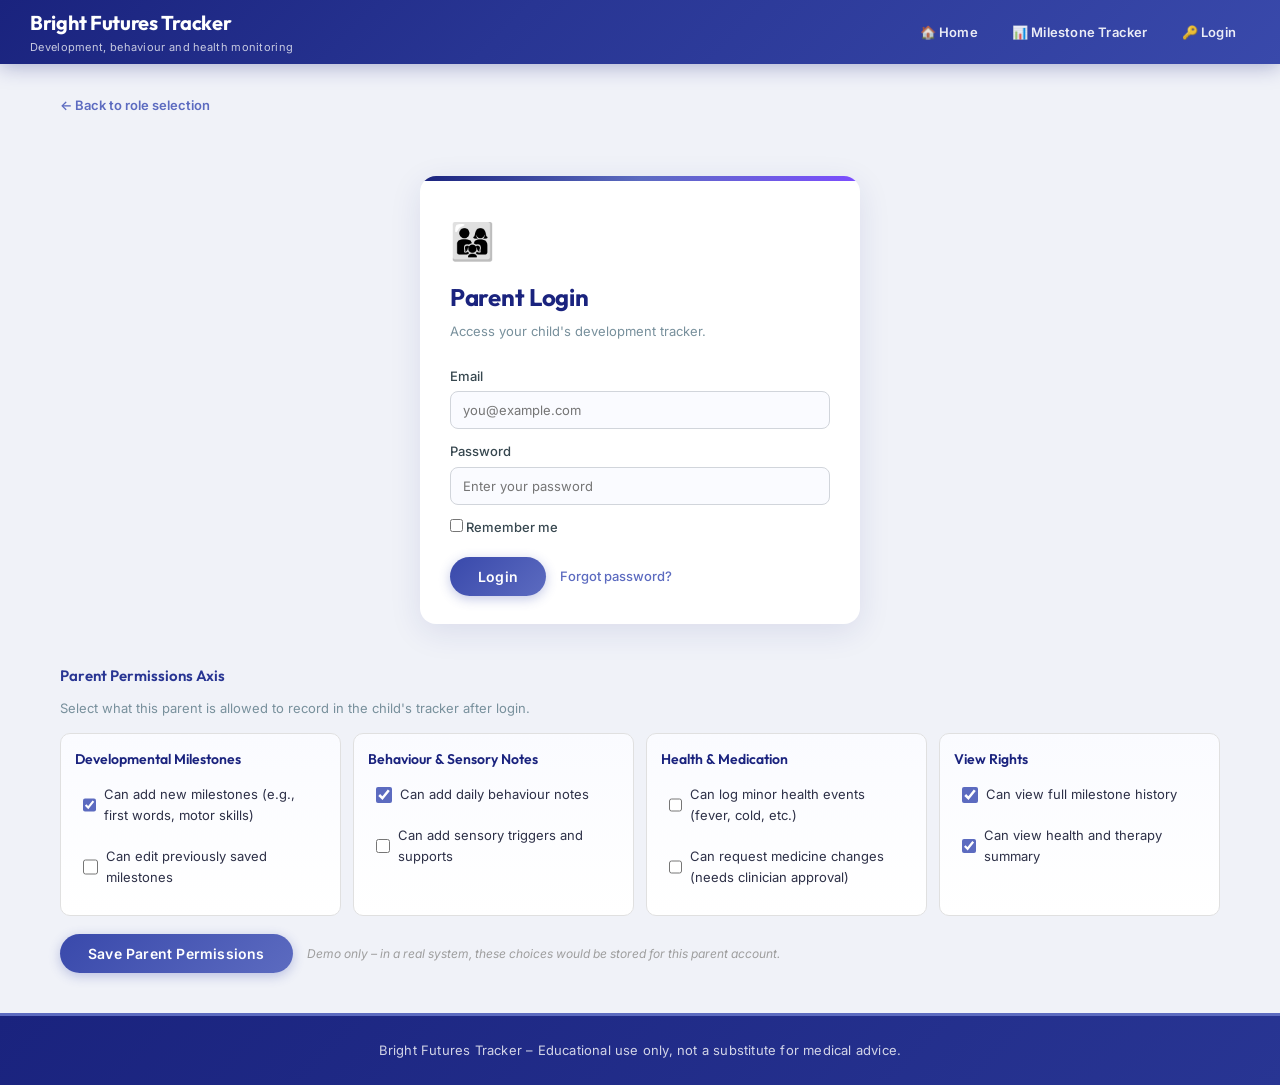
<file: login_parent.html>
<!DOCTYPE html>
<html lang="en">

<head>
  <meta charset="UTF-8">
  <meta name="viewport" content="width=device-width, initial-scale=1.0">
  <title>Parent Login – Bright Futures Tracker</title>
  <link rel="preconnect" href="https://fonts.googleapis.com">
  <link rel="preconnect" href="https://fonts.gstatic.com" crossorigin>
  <link rel="stylesheet" href="style.css">
  <link rel="stylesheet" href="login.css">
</head>

<body>

  <header>
    <div>
      <h1>Bright Futures Tracker</h1>
      <div class="subtitle">Development, behaviour and health monitoring</div>
    </div>
    <nav>
      <a href="home_page.html">🏠 Home</a>
      <a href="dashboard.html">📊 Milestone Tracker</a>
      <a href="login.html">🔑 Login</a>
    </nav>
  </header>

  <div class="container">
    <a href="login.html" class="back-link">← Back to role selection</a>
    <div class="login-wrapper">
      <div class="login-inner">
        <span class="login-icon">👨‍👩‍👧</span>
        <h2 class="login-title">Parent Login</h2>
        <p class="login-subtitle">Access your child's development tracker.</p>

        <form class="form-section" id="loginForm">
          <div class="form-row">
            <label for="email">Email</label>
            <input type="email" id="email" required placeholder="you@example.com">
          </div>

          <div class="form-row">
            <label for="password">Password</label>
            <input type="password" id="password" required placeholder="Enter your password">
          </div>

          <div class="form-row">
            <label>
              <input type="checkbox" id="remember"> Remember me
            </label>
          </div>

          <div class="login-actions">
            <button type="submit" class="login-btn">Login</button>
            <a href="#" class="login-link">Forgot password?</a>
          </div>

          <div id="loginMessage" class="login-error" style="display:none;"></div>
        </form>
      </div>
    </div>

    <!-- Parent Permissions Axis -->
    <section class="axis-section">
      <h3 class="axis-title">Parent Permissions Axis</h3>
      <p class="axis-note">
        Select what this parent is allowed to record in the child's tracker after login.
      </p>

      <div class="axis-grid">
        <div class="axis-card">
          <h5>Developmental Milestones</h5>
          <label class="axis-option">
            <input type="checkbox" checked>
            Can add new milestones (e.g., first words, motor skills)
          </label>
          <label class="axis-option">
            <input type="checkbox">
            Can edit previously saved milestones
          </label>
        </div>

        <div class="axis-card">
          <h5>Behaviour &amp; Sensory Notes</h5>
          <label class="axis-option">
            <input type="checkbox" checked>
            Can add daily behaviour notes
          </label>
          <label class="axis-option">
            <input type="checkbox">
            Can add sensory triggers and supports
          </label>
        </div>

        <div class="axis-card">
          <h5>Health &amp; Medication</h5>
          <label class="axis-option">
            <input type="checkbox">
            Can log minor health events (fever, cold, etc.)
          </label>
          <label class="axis-option">
            <input type="checkbox">
            Can request medicine changes (needs clinician approval)
          </label>
        </div>

        <div class="axis-card">
          <h5>View Rights</h5>
          <label class="axis-option">
            <input type="checkbox" checked>
            Can view full milestone history
          </label>
          <label class="axis-option">
            <input type="checkbox" checked>
            Can view health and therapy summary
          </label>
        </div>
      </div>

      <div class="axis-footer">
        <button class="login-btn" type="button" id="savePermissionsBtn">
          Save Parent Permissions
        </button>
        <span class="axis-footer-note">
          Demo only – in a real system, these choices would be stored for this parent account.
        </span>
      </div>
    </section>
  </div>

  <footer class="footer">
    Bright Futures Tracker &ndash; Educational use only, not a substitute for medical advice.
  </footer>

  <script>
    const loginForm = document.getElementById('loginForm');
    const loginMessage = document.getElementById('loginMessage');

    loginForm.addEventListener('submit', function (e) {
      e.preventDefault();
      const email = document.getElementById('email').value.trim();
      const password = document.getElementById('password').value.trim();

      if (!email || !password) {
        loginMessage.style.display = 'block';
        loginMessage.textContent = 'Please enter both email and password.';
        return;
      }

      // TODO: Replace with fetch('/api/auth/parent-login', { method: 'POST', body: JSON.stringify({ email, password }) })
      loginMessage.style.display = 'none';
      window.location.href = 'home_page.html';
    });

    document.getElementById('savePermissionsBtn').addEventListener('click', () => {
      // TODO: Collect checkbox state and send to backend API
      const btn = document.getElementById('savePermissionsBtn');
      btn.textContent = 'Permissions Saved ✓';
      btn.disabled = true;
      setTimeout(() => {
        btn.textContent = 'Save Parent Permissions';
        btn.disabled = false;
      }, 2000);
    });
  </script>

</body>

</html>
</file>
<file: style.css>
/* ===================================================
   Bright Futures Development Activity Tracker
   Modern Design System (style.css)
   =================================================== */

/* --- GOOGLE FONTS --- */
@import url('https://fonts.googleapis.com/css2?family=Inter:wght@400;500;600&family=Outfit:wght@500;600;700&display=swap');

/* --- ANIMATIONS --- */
@keyframes fadeInUp {
  from {
    opacity: 0;
    transform: translateY(18px);
  }

  to {
    opacity: 1;
    transform: translateY(0);
  }
}

@keyframes slideDown {
  from {
    opacity: 0;
    transform: translateY(-10px);
  }

  to {
    opacity: 1;
    transform: translateY(0);
  }
}

@keyframes pulseGlow {

  0%,
  100% {
    box-shadow: 0 0 0 0 rgba(57, 73, 171, 0.25);
  }

  50% {
    box-shadow: 0 0 0 8px rgba(57, 73, 171, 0);
  }
}

/* --- RESET & BASE --- */
* {
  box-sizing: border-box;
  margin: 0;
  padding: 0;
}

html {
  scroll-behavior: smooth;
}

::selection {
  background: #c5cae9;
  color: #1a237e;
}

body {
  font-family: 'Inter', 'Segoe UI', Arial, sans-serif;
  background: #f0f2f8;
  color: #2d3047;
  line-height: 1.6;
  -webkit-font-smoothing: antialiased;
}

h1,
h2,
h3,
h4,
h5,
h6 {
  font-family: 'Outfit', 'Segoe UI', sans-serif;
}

/* --- HEADER --- */
header {
  background: linear-gradient(135deg, #1a237e 0%, #283593 40%, #3949ab 100%);
  color: #fff;
  padding: 0 30px;
  height: 64px;
  display: flex;
  justify-content: space-between;
  align-items: center;
  flex-wrap: wrap;
  position: sticky;
  top: 0;
  z-index: 100;
  box-shadow: 0 2px 20px rgba(26, 35, 126, 0.35);
  backdrop-filter: blur(8px);
}

header h1 {
  font-size: 20px;
  font-weight: 700;
  letter-spacing: -0.3px;
}

header .subtitle {
  font-size: 11px;
  opacity: 0.75;
  font-weight: 400;
  letter-spacing: 0.3px;
}

/* --- NAVIGATION --- */
nav {
  display: flex;
  align-items: center;
  gap: 6px;
}

nav a {
  color: rgba(255, 255, 255, 0.9);
  text-decoration: none;
  font-size: 13px;
  font-weight: 600;
  padding: 6px 14px;
  border-radius: 20px;
  transition: all 0.25s ease;
  letter-spacing: 0.2px;
}

nav a:hover {
  background: rgba(255, 255, 255, 0.15);
  color: #fff;
  transform: translateY(-1px);
}

nav a.active {
  background: rgba(255, 255, 255, 0.2);
  color: #fff;
}

/* --- LAYOUT --- */
.container {
  max-width: 1200px;
  margin: 28px auto;
  padding: 0 20px;
  animation: fadeInUp 0.5s ease-out;
}

/* --- HERO / INTRO SECTION --- */
.hero {
  background: linear-gradient(135deg, #e8eaf6 0%, #c5cae9 50%, #d1c4e9 100%);
  border-radius: 16px;
  padding: 32px 28px;
  margin-bottom: 28px;
  display: flex;
  flex-wrap: wrap;
  justify-content: space-between;
  align-items: center;
  position: relative;
  overflow: hidden;
  box-shadow: 0 4px 24px rgba(40, 53, 147, 0.1);
  animation: fadeInUp 0.6s ease-out;
}

.hero::before {
  content: '';
  position: absolute;
  top: -40px;
  right: -40px;
  width: 200px;
  height: 200px;
  background: rgba(57, 73, 171, 0.08);
  border-radius: 50%;
  pointer-events: none;
}

.hero::after {
  content: '';
  position: absolute;
  bottom: -60px;
  left: -30px;
  width: 160px;
  height: 160px;
  background: rgba(103, 58, 183, 0.06);
  border-radius: 50%;
  pointer-events: none;
}

.hero-text {
  flex: 1 1 320px;
  position: relative;
  z-index: 1;
}

.hero-text h2 {
  font-size: 26px;
  font-weight: 700;
  color: #1a237e;
  margin-bottom: 12px;
  letter-spacing: -0.4px;
}

.hero-text p {
  font-size: 14px;
  line-height: 1.65;
  margin-bottom: 14px;
  color: #37474f;
}

.hero-actions {
  display: flex;
  gap: 10px;
  flex-wrap: wrap;
  margin-top: 4px;
}

/* --- BUTTONS --- */
.hero-button {
  background: linear-gradient(135deg, #3949ab, #5c6bc0);
  color: #fff;
  border: none;
  border-radius: 24px;
  padding: 10px 22px;
  font-size: 13px;
  font-weight: 600;
  font-family: 'Inter', sans-serif;
  cursor: pointer;
  transition: all 0.3s ease;
  box-shadow: 0 3px 12px rgba(57, 73, 171, 0.3);
  letter-spacing: 0.2px;
}

.hero-button:hover {
  background: linear-gradient(135deg, #303f9f, #5c6bc0);
  transform: translateY(-2px);
  box-shadow: 0 6px 20px rgba(57, 73, 171, 0.4);
}

.hero-button:active {
  transform: translateY(0);
  box-shadow: 0 2px 8px rgba(57, 73, 171, 0.25);
}

.hero-aside {
  flex: 1 1 220px;
  font-size: 13px;
  color: #555;
  text-align: right;
  position: relative;
  z-index: 1;
}

/* --- SECTION TITLES --- */
h3.section-title {
  font-size: 20px;
  font-weight: 700;
  color: #1a237e;
  margin: 32px 0 14px;
  padding-left: 14px;
  border-left: 4px solid #5c6bc0;
  letter-spacing: -0.3px;
}

/* --- GRID LAYOUT --- */
.grid {
  display: grid;
  grid-template-columns: repeat(auto-fit, minmax(280px, 1fr));
  gap: 18px;
}

/* --- CARDS --- */
.card {
  background: #fff;
  border-radius: 14px;
  padding: 20px;
  box-shadow: 0 2px 8px rgba(0, 0, 0, 0.05);
  font-size: 14px;
  border-left: 4px solid #5c6bc0;
  transition: all 0.3s ease;
  animation: fadeInUp 0.5s ease-out both;
}

.card:nth-child(2) {
  animation-delay: 0.08s;
}

.card:nth-child(3) {
  animation-delay: 0.16s;
}

.card:nth-child(4) {
  animation-delay: 0.24s;
}

.card:hover {
  box-shadow: 0 8px 28px rgba(0, 0, 0, 0.1);
  transform: translateY(-3px);
}

.card h4 {
  font-family: 'Outfit', sans-serif;
  font-size: 17px;
  font-weight: 600;
  color: #283593;
  margin-bottom: 10px;
  display: flex;
  align-items: center;
  gap: 6px;
}

.card p {
  line-height: 1.55;
  margin-bottom: 6px;
  color: #455a64;
}

/* --- TAGS --- */
.tag {
  display: inline-block;
  background: linear-gradient(135deg, #e3f2fd, #e8eaf6);
  color: #1565c0;
  font-size: 11px;
  font-weight: 600;
  padding: 4px 10px;
  border-radius: 12px;
  margin-right: 5px;
  margin-top: 6px;
  border: 1px solid rgba(21, 101, 192, 0.15);
  transition: all 0.2s ease;
}

.tag:hover {
  background: #c5cae9;
  color: #1a237e;
  transform: translateY(-1px);
}

/* --- FLEX TWO-COLUMN --- */
.flex-two {
  display: flex;
  flex-wrap: wrap;
  gap: 18px;
}

.flex-two>div {
  flex: 1 1 280px;
}

/* --- TABLES --- */
.table-wrapper {
  overflow-x: auto;
  -webkit-overflow-scrolling: touch;
  border-radius: 10px;
  margin-top: 8px;
}

table {
  width: 100%;
  border-collapse: collapse;
  font-size: 13px;
}

th,
td {
  padding: 10px 12px;
  text-align: left;
  border-bottom: 1px solid #e8eaf6;
}

th {
  background: linear-gradient(135deg, #e8eaf6, #ede7f6);
  font-weight: 600;
  color: #283593;
  font-size: 12px;
  text-transform: uppercase;
  letter-spacing: 0.5px;
  border-bottom: 2px solid #c5cae9;
}

tr:nth-child(even) {
  background: #fafbff;
}

tr:hover td {
  background: #e8eaf6;
  transition: background 0.2s ease;
}

/* --- STATUS PILLS --- */
.status-pill {
  display: inline-block;
  padding: 4px 12px;
  border-radius: 12px;
  font-size: 11px;
  font-weight: 600;
  color: #fff;
  letter-spacing: 0.3px;
  text-shadow: 0 1px 2px rgba(0, 0, 0, 0.15);
}

.planned {
  background: linear-gradient(135deg, #757575, #9e9e9e);
}

.in-progress {
  background: linear-gradient(135deg, #ef6c00, #fb8c00);
}

.completed {
  background: linear-gradient(135deg, #2e7d32, #43a047);
}

/* --- NOTES --- */
.note {
  margin-top: 10px;
  font-size: 12px;
  color: #78909c;
  font-style: italic;
}

/* --- FORM SECTION --- */
.form-section {
  margin-top: 14px;
}

.form-row {
  display: flex;
  flex-direction: column;
  margin-bottom: 12px;
}

.form-row label {
  font-size: 13px;
  font-weight: 500;
  margin-bottom: 5px;
  color: #37474f;
}

.form-row input,
.form-row textarea,
.form-row select {
  padding: 10px 12px;
  border-radius: 8px;
  border: 1.5px solid #d1d5db;
  font-size: 13px;
  font-family: 'Inter', sans-serif;
  background: #fafbff;
  transition: all 0.25s ease;
}

.form-row input:focus,
.form-row textarea:focus,
.form-row select:focus {
  outline: none;
  border-color: #5c6bc0;
  box-shadow: 0 0 0 3px rgba(92, 107, 192, 0.15);
  background: #fff;
}

.form-actions {
  margin-top: 10px;
  display: flex;
  gap: 10px;
  flex-wrap: wrap;
}

.cancel-btn {
  background: #f5f5f5;
  border: 1.5px solid #e0e0e0;
  border-radius: 24px;
  padding: 9px 20px;
  font-size: 13px;
  font-weight: 500;
  cursor: pointer;
  color: #555;
  font-family: 'Inter', sans-serif;
  transition: all 0.2s ease;
}

.cancel-btn:hover {
  background: #eeeeee;
  border-color: #bdbdbd;
  transform: translateY(-1px);
}

.form-message {
  margin-top: 10px;
  font-size: 13px;
  font-weight: 500;
  color: #2e7d32;
  padding: 8px 12px;
  border-radius: 8px;
  background: #e8f5e9;
  border-left: 3px solid #43a047;
}

.form-message:empty {
  display: none;
}

/* --- AXES LAYOUT --- */
.axis-title {
  margin: 18px 0 10px;
  font-size: 15px;
  font-weight: 600;
  color: #283593;
}

.axis-grid {
  display: grid;
  grid-template-columns: repeat(auto-fit, minmax(230px, 1fr));
  gap: 12px;
  margin-bottom: 12px;
}

.axis-card {
  border: 1.5px solid #e0e0e0;
  border-radius: 10px;
  padding: 14px;
  background: linear-gradient(180deg, #fafbff, #fff);
  transition: all 0.25s ease;
}

.axis-card:hover {
  border-color: #5c6bc0;
  box-shadow: 0 4px 16px rgba(92, 107, 192, 0.1);
}

.axis-card h5 {
  font-family: 'Outfit', sans-serif;
  font-size: 14px;
  font-weight: 600;
  color: #1a237e;
  margin-bottom: 8px;
}

/* --- FOOTER --- */
.footer {
  background: linear-gradient(135deg, #1a237e, #283593);
  color: rgba(255, 255, 255, 0.8);
  text-align: center;
  font-size: 13px;
  padding: 24px 20px;
  margin-top: 40px;
  border-top: 3px solid #5c6bc0;
  letter-spacing: 0.2px;
}

/* --- RESPONSIVE --- */
@media (max-width: 768px) {
  header {
    height: auto;
    padding: 12px 16px;
    flex-direction: column;
    align-items: flex-start;
    gap: 8px;
  }

  header h1 {
    font-size: 18px;
  }

  nav {
    gap: 4px;
  }

  nav a {
    font-size: 12px;
    padding: 5px 10px;
  }

  .hero {
    padding: 24px 18px;
  }

  .hero-text h2 {
    font-size: 22px;
  }

  .hero-aside {
    text-align: left;
    margin-top: 12px;
  }

  .flex-two {
    flex-direction: column;
  }

  .grid {
    grid-template-columns: 1fr;
  }

  .axis-grid {
    grid-template-columns: 1fr;
  }

  h3.section-title {
    font-size: 18px;
  }

  .card {
    padding: 16px;
  }
}

@media (max-width: 480px) {
  .hero-button {
    width: 100%;
    text-align: center;
  }

  .hero-actions {
    flex-direction: column;
  }
}
</file>
<file: login.css>
/* ===================================================
   Bright Futures Tracker — Login Page Styles
   Premium Design
   =================================================== */

/* --- LOGIN CARD --- */
.login-wrapper {
    max-width: 440px;
    margin: 40px auto;
    background: #fff;
    border-radius: 16px;
    padding: 0;
    box-shadow: 0 8px 32px rgba(26, 35, 126, 0.1);
    overflow: hidden;
}

.login-wrapper::before {
    content: '';
    display: block;
    height: 5px;
    background: linear-gradient(90deg, #1a237e, #5c6bc0, #7c4dff);
}

.login-inner {
    padding: 32px 30px 28px;
}

.login-icon {
    font-size: 36px;
    margin-bottom: 8px;
    display: block;
}

.login-title {
    font-family: 'Outfit', sans-serif;
    font-size: 24px;
    font-weight: 700;
    color: #1a237e;
    margin-bottom: 4px;
    letter-spacing: -0.3px;
}

.login-subtitle {
    font-size: 13px;
    color: #78909c;
    margin-bottom: 24px;
}

/* --- LOGIN ACTIONS --- */
.login-actions {
    display: flex;
    align-items: center;
    gap: 14px;
    margin-top: 14px;
    flex-wrap: wrap;
}

.login-btn {
    background: linear-gradient(135deg, #3949ab, #5c6bc0);
    color: #fff;
    border: none;
    border-radius: 24px;
    padding: 11px 28px;
    font-size: 14px;
    font-weight: 600;
    font-family: 'Inter', sans-serif;
    cursor: pointer;
    transition: all 0.3s ease;
    box-shadow: 0 3px 12px rgba(57, 73, 171, 0.3);
    letter-spacing: 0.2px;
}

.login-btn:hover {
    background: linear-gradient(135deg, #303f9f, #5c6bc0);
    transform: translateY(-2px);
    box-shadow: 0 6px 20px rgba(57, 73, 171, 0.4);
}

.login-btn:active {
    transform: translateY(0);
}

.login-btn:disabled {
    opacity: 0.7;
    cursor: not-allowed;
    transform: none;
}

.login-link {
    font-size: 13px;
    color: #5c6bc0;
    text-decoration: none;
    font-weight: 500;
    transition: color 0.2s;
}

.login-link:hover {
    color: #1a237e;
    text-decoration: underline;
}

/* --- ERROR MESSAGE --- */
.login-error {
    margin-top: 14px;
    font-size: 13px;
    font-weight: 500;
    color: #c62828;
    background: #ffebee;
    padding: 10px 14px;
    border-radius: 8px;
    border-left: 3px solid #e53935;
}

/* --- PERMISSIONS AXIS SECTION --- */
.axis-section {
    margin-top: 40px;
    animation: fadeInUp 0.6s ease-out 0.2s both;
}

.axis-note {
    font-size: 13px;
    color: #78909c;
    margin-bottom: 14px;
}

.axis-option {
    display: flex;
    align-items: center;
    font-size: 13px;
    margin-bottom: 8px;
    cursor: pointer;
    padding: 6px 8px;
    border-radius: 6px;
    transition: background 0.2s;
}

.axis-option:hover {
    background: #e8eaf6;
}

.axis-option input[type="checkbox"] {
    margin-right: 8px;
    width: 16px;
    height: 16px;
    accent-color: #5c6bc0;
}

.axis-footer {
    margin-top: 18px;
    display: flex;
    align-items: center;
    gap: 14px;
    flex-wrap: wrap;
}

.axis-footer-note {
    font-size: 12px;
    color: #9e9e9e;
    font-style: italic;
}

/* --- ROLE SELECTION HUB --- */
.role-grid {
    display: grid;
    grid-template-columns: repeat(auto-fit, minmax(280px, 1fr));
    gap: 20px;
    margin-top: 30px;
}

.role-card {
    background: #fff;
    border-radius: 16px;
    padding: 30px 24px;
    text-align: center;
    text-decoration: none;
    color: inherit;
    box-shadow: 0 4px 12px rgba(0, 0, 0, 0.05);
    transition: all 0.3s ease;
    border: 1.5px solid #e8eaf6;
    display: flex;
    flex-direction: column;
    align-items: center;
    position: relative;
    overflow: hidden;
}

.role-card::before {
    content: '';
    position: absolute;
    top: 0;
    left: 0;
    width: 100%;
    height: 4px;
    background: #eee;
}

.role-card:hover {
    transform: translateY(-6px);
    box-shadow: 0 12px 24px rgba(26, 35, 126, 0.12);
    border-color: #5c6bc0;
}

.role-icon {
    font-size: 40px;
    margin-bottom: 16px;
}

.role-title {
    font-family: 'Outfit', sans-serif;
    font-size: 19px;
    font-weight: 700;
    color: #1a237e;
    margin-bottom: 8px;
}

.role-desc {
    font-size: 13px;
    color: #78909c;
    line-height: 1.55;
}

/* Color Accents */
.role-card--parent::before {
    background: #00897b;
}

.role-card--doctor::before {
    background: #e53935;
}

.role-card--caretaker::before {
    background: #ffb300;
}

.back-link {
    display: inline-flex;
    align-items: center;
    gap: 6px;
    margin-bottom: 20px;
    font-size: 13px;
    color: #5c6bc0;
    text-decoration: none;
    font-weight: 600;
}

.back-link:hover {
    text-decoration: underline;
}

/* --- RESPONSIVE --- */
@media (max-width: 480px) {
    .login-wrapper {
        margin: 20px 10px;
    }

    .login-inner {
        padding: 24px 20px;
    }

    .login-btn {
        width: 100%;
        text-align: center;
    }

    .login-actions {
        flex-direction: column;
        align-items: stretch;
    }

    .role-grid {
        grid-template-columns: 1fr;
    }
}
</file>
